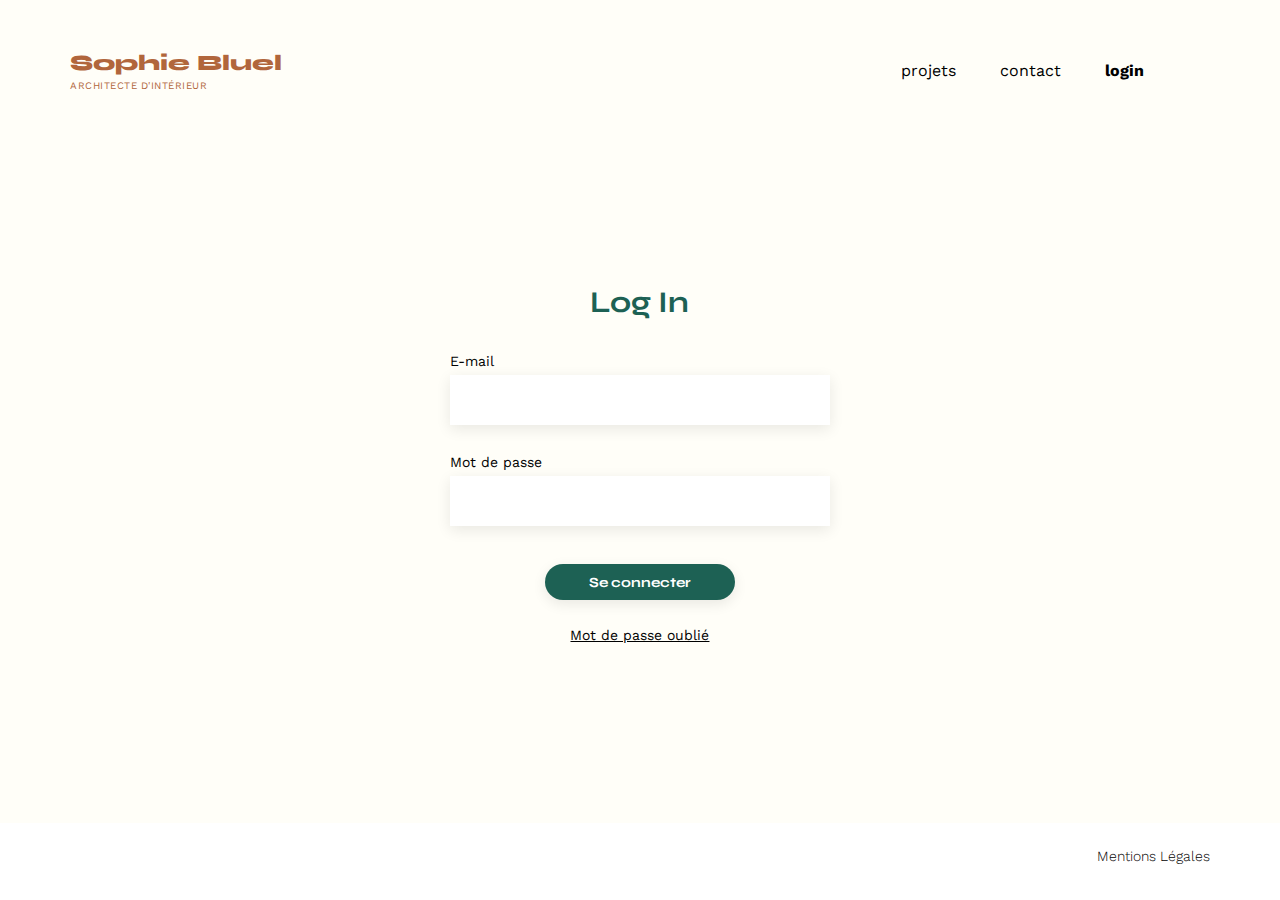
<file: FrontEnd/login.html>
<!DOCTYPE html>
<html lang="fr">
<head>
	<meta charset="UTF-8">
	<title>Sophie Bluel - Architecte d'intérieur</title>
	<meta name="viewport" content="width=device-width, initial-scale=1.0">
	<link rel="preconnect" href="https://fonts.googleapis.com">
	<link rel="preconnect" href="https://fonts.gstatic.com" crossorigin>
	<link href="https://fonts.googleapis.com/css2?family=Syne:wght@700;800&family=Work+Sans&display=swap" rel="stylesheet">
	<meta name="description" content="">
	<link rel="stylesheet" href="https://cdnjs.cloudflare.com/ajax/libs/font-awesome/6.2.1/css/all.min.css"
	integrity="sha512-MV7K8+y+gLIBoVD59lQIYicR65iaqukzvf/nwasF0nqhPay5w/9lJmVM2hMDcnK1OnMGCdVK+iQrJ7lzPJQd1w=="
	crossorigin="anonymous" referrerpolicy="no-referrer">
	<link rel="stylesheet" href="./assets/css/style.css">
	<script type="module" src="./assets/js/login.js"></script>
</head>
<body>
	<div class="size-container">
		<header>
			<h1>Sophie Bluel <span>Architecte d'intérieur</span></h1>
			<nav>
				<ul>
					<li><a href="./index.html">projets</a></li>
					<li>contact</li>
					<li><a href="./login.html" class="gras">login</a></li>
					<li id="insta"><i class="fa-brands fa-instagram fa-lg"></i></li>
				</ul>
			</nav>
		</header>
		<main>
			<section id="login" class="login">
				<h2>Log In</h2>
				<form action="#" method="post">
					<label for="email">E-mail</label>
					<input type="email" name="email" id="email">
					<label for="password">Mot de passe</label>
					<input type="password" name="password" id="password">
					<div class="erreur"></div>
					<input type="submit" value="Se connecter">
				</form>
				<p class="forgotPassword">Mot de passe oublié</p>
			</section>
		</main>
	</div>
	<footer>
		<nav>
			<ul>
				<li>Mentions Légales</li>
			</ul>
		</nav>
	</footer>
</body>
</html>
</file>
<file: FrontEnd/assets/css/style.css>
/* Modules */
@import './formulaires.css';
@import './modale.css';

/* http://meyerweb.com/eric/tools/css/reset/
   v2.0 | 20110126
   License: none (public domain)
*/
html, body, div, span, applet, object, iframe,
h1, h2, h3, h4, h5, h6, p, blockquote, pre,
a, abbr, acronym, address, big, cite, code,
del, dfn, em, img, ins, kbd, q, s, samp,
small, strike, strong, sub, sup, tt, var,
b, u, i, center,
dl, dt, dd, ol, ul, li,
fieldset, form, label, legend,
table, caption, tbody, tfoot, thead, tr, th, td,
article, aside, canvas, details, embed,
figure, figcaption, footer, header, hgroup,
menu, nav, output, ruby, section, summary,
time, mark, audio, video {
	margin: 0;
	padding: 0;
	border: 0;
	font-size: 100%;
	font: inherit;
	vertical-align: baseline;
}

/* HTML5 display-role reset for older browsers */
article, aside, details, figcaption, figure,
footer, header, hgroup, menu, nav, section {
	display: block;
}

body {
	line-height: 1;
}

ol, ul {
	list-style: none;
}

blockquote, q {
	quotes: none;
}

blockquote:before, blockquote:after,
q:before, q:after {
	content: '';
	content: none;
}

table {
	border-collapse: collapse;
	border-spacing: 0;
}

/** end reset css**/
html, body {
	height: 100%;
}

body {
	display: table;
	width: 100%;
	font-family: 'Work Sans' ;
	font-size: 14px;
	background-color: #FFFEF8;
}

.size-container {
	max-width: 1140px;
	margin:auto;
}

header {
	display: flex;
	justify-content: space-between;
	align-items: center;
	padding: 38px 0 92px;
	margin: 12px 0 47px;
}

footer {
	display: table-row;
	background-color: #FFF;
}

footer nav {
	display: flex;
	justify-content: flex-end;
	max-width: 1140px;
	margin: auto;
}

footer nav li {
	font-size: 14px;
	font-weight: 300;
	margin: 26px 0 20px;
}

section {
	margin: 50px 0;
}

h1 {
	display: flex;
	flex-direction: column;
	font-family: 'Syne';
	font-size: 22px;
	font-weight: 800;
	color: #B1663C;
	padding-top: 2px;
}

h1 > span {
	display: block;
	font-family: 'Work Sans';
	font-size: 10px;
	font-weight: 400;
	letter-spacing: 0.5px;
	text-transform: uppercase;
	margin-top: 6px;
	padding: 1px 0;
}

h2 {
	font-family: 'Syne';
	font-weight: 700;
	font-size: 30px;
	color: #1D6154;
}

nav ul {
	display: flex;
	align-items: center;
	list-style-type: none;
}

nav li {
	margin-left: 44px;
	font-size: 16px;
	cursor: pointer;
}

#insta {
	display: flex;
	justify-content: center;
	align-items: center;
	width: 22px;
	height: 22px;
}

#insta i {
	font-weight: 500;
}

li:hover {
	color: #B1663C;
}

a {
	color: inherit;
	text-decoration: none;
}

a:visited {
	color: inherit;
}

#introduction {
	display: flex;
	align-items: center;
	margin: 0 8.33% 139px;
}

#introduction figure {
	width: 50%;
}

#introduction img {
	width: 100%;
}

#introduction div {
	flex: 1;
	padding-left: 72px;
}

#introduction h2 {
	margin-bottom: 23px;
}

#introduction p {
	margin-bottom: 16px;
	color: #3D3D3D;
	line-height: 16px;
}

#portfolio {
	margin: 0 8.33% 57px;
}

#portfolio h2 {
	text-align: center;
}

#titreProjets {
	display: flex;
	align-items: center;
	justify-content: center;
	margin-bottom: 30px;
}

/* Boutons des filtre */
	.filtre {
		display: flex;
		justify-content: center;
	}

	.filtre button {
		font-family: 'Syne';
		font-weight: 700;
		font-size: 16px;
		color: #1D6154;
		border: solid 1px #1D6154;
		border-radius: 60px;
		padding: 8px;
		margin: 21px 10px 51px 0;
		background-color: #FFFEF8;
		min-width: 100px;
		cursor: pointer;
	}

	.filtre button:hover {
		background-color: #1D6154;
		color: #FFFFFF;
	}

	.filtreSelect{
		background-color: #1D6154!important; 
		color: #FFFFFF!important; 
	}

/* Galerie d'images */
	.gallery {
		display: grid;
		grid-template-columns: 1fr 1fr 1fr;
		grid-column-gap: 19px;
		grid-row-gap: 18px;
	}

	.gallery img {
		width: 100%;
		height: 407px;
		object-fit: cover;
	}

	figcaption {
		padding-top: 5px;
		font-size: 13px;
	}

/* Modification après login */
	/* Bandeau noir */
		.bandeau {
			display: flex;
			background-color: black;
			height: 59px;
			color: white;
			font-size: 16px;
			font-weight: 400;
			align-items: center;
			justify-content: center;
		}

		.bandeau i {
			margin-right: 10px;
		}

	/* Bouton modifier */
		.titreProjets {
			position: relative;
			left: 53px;
			padding-bottom: 62px;
		}

		.modifProjets {
			margin-left: 31px;
			cursor: pointer;
		}

/* Règle CSS pour afficher ou masquer un élément */
	.inactive {
		display: none;
	}

	.margin {
		margin: 0;
	}

	.gras {
		font-weight: 700;
	}
</file>
